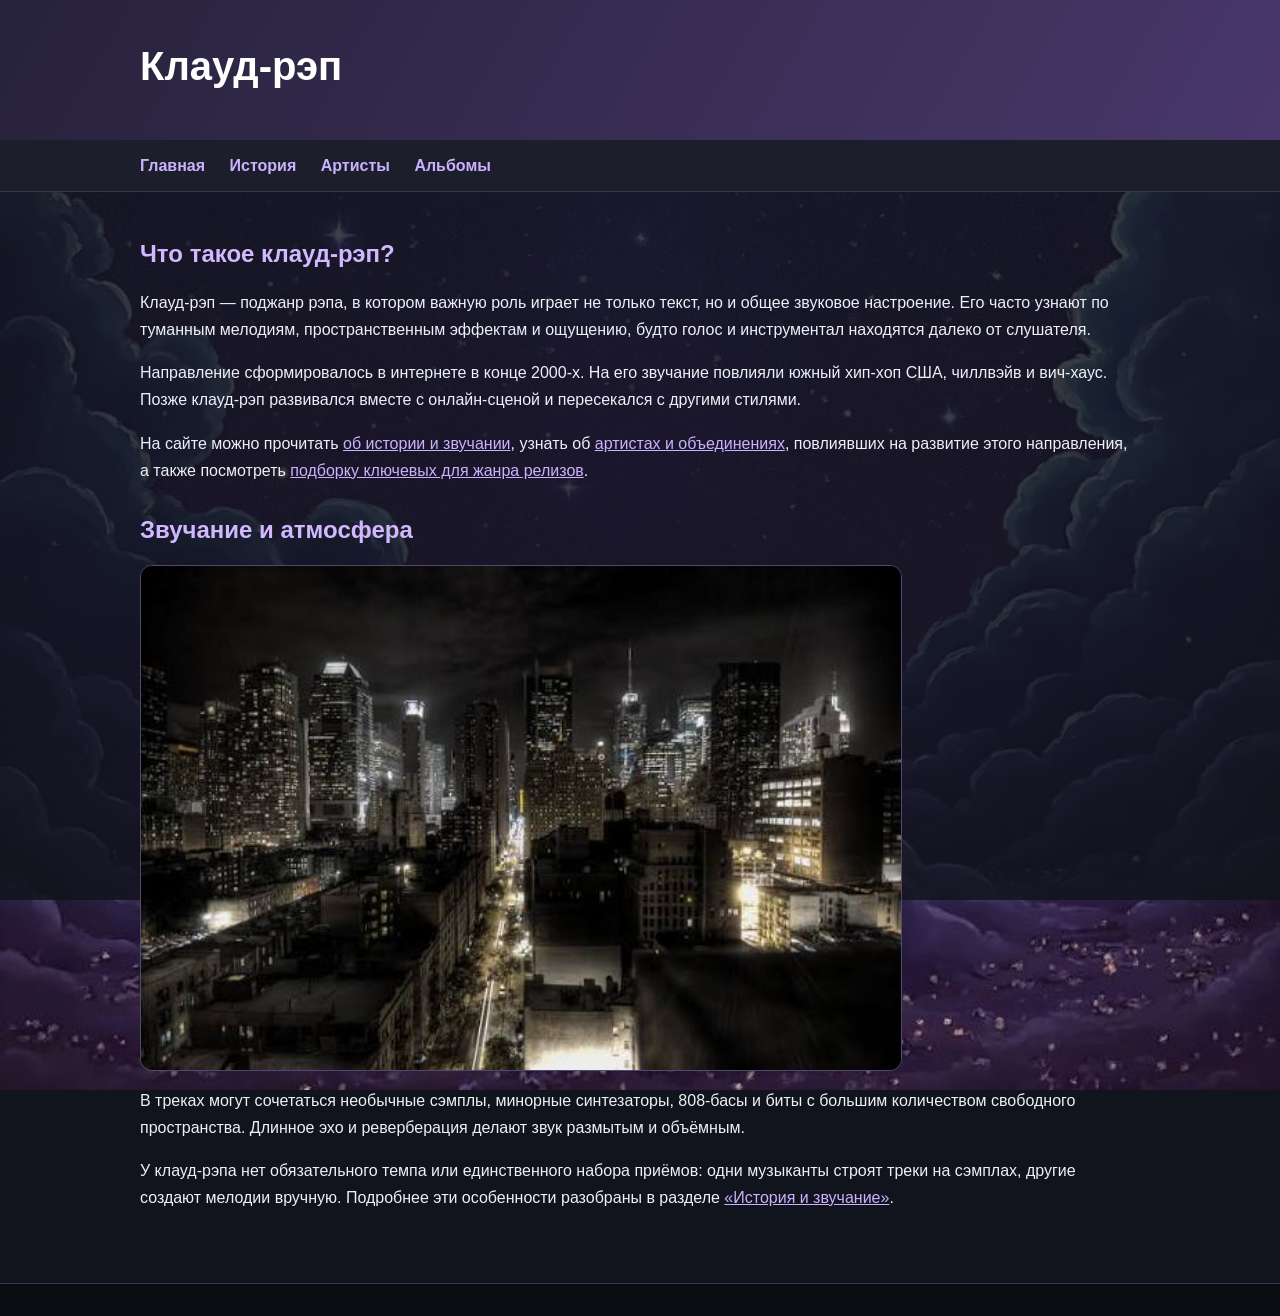
<file: lab2/index.html>
<!DOCTYPE html>
<html lang="ru">
<head>
  <meta charset="UTF-8">
  <meta name="viewport" content="width=device-width, initial-scale=1.0">
  <title>Клауд-рэп — Главная</title>
  <link rel="stylesheet" href="css/style.css">
</head>
<body>
  <header class="site-header">
    <div class="container">
      <h1>Клауд-рэп</h1>
    </div>
  </header>

  <nav class="main-nav">
    <div class="container">
      <a href="index.html">Главная</a>
      <a href="history.html">История</a>
      <a href="artists.html">Артисты</a>
      <a href="albums.html">Альбомы</a>
    </div>
  </nav>

  <main class="container">
    <section>
      <h2>Что такое клауд-рэп?</h2>
      <p>
        Клауд-рэп — поджанр рэпа, в котором важную роль играет не только
        текст, но и общее звуковое настроение. Его часто узнают по туманным
        мелодиям, пространственным эффектам и ощущению, будто голос и
        инструментал находятся далеко от слушателя.
      </p>
      <p>
        Направление сформировалось в интернете в конце 2000-х. На его звучание
        повлияли южный хип-хоп США, чиллвэйв и вич-хаус. Позже клауд-рэп
        развивался вместе с онлайн-сценой и пересекался с другими стилями.
      </p>
      <p>
        На сайте можно прочитать <a href="history.html">об истории и звучании</a>,
        узнать об <a href="artists.html">артистах и объединениях</a>, повлиявших
        на развитие этого направления, а также посмотреть
        <a href="albums.html">подборку ключевых для жанра релизов</a>.
      </p>
    </section>

    <section>
      <h2>Звучание и атмосфера</h2>
      <img
        class="feature-image"
        src="images/night-city.jpg"
      >
      <p>
        В треках могут сочетаться необычные сэмплы, минорные синтезаторы,
        808-басы и биты с большим количеством свободного пространства.
        Длинное эхо и реверберация делают звук размытым и объёмным.
      </p>
      <p>
        У клауд-рэпа нет обязательного темпа или единственного набора приёмов:
        одни музыканты строят треки на сэмплах, другие создают мелодии
        вручную. Подробнее эти особенности разобраны в разделе
        <a href="history.html">«История и звучание»</a>.
      </p>
    </section>
  </main>

  <footer class="site-footer">
    <div class="container">
    </div>
  </footer>
</body>
</html>
</file>
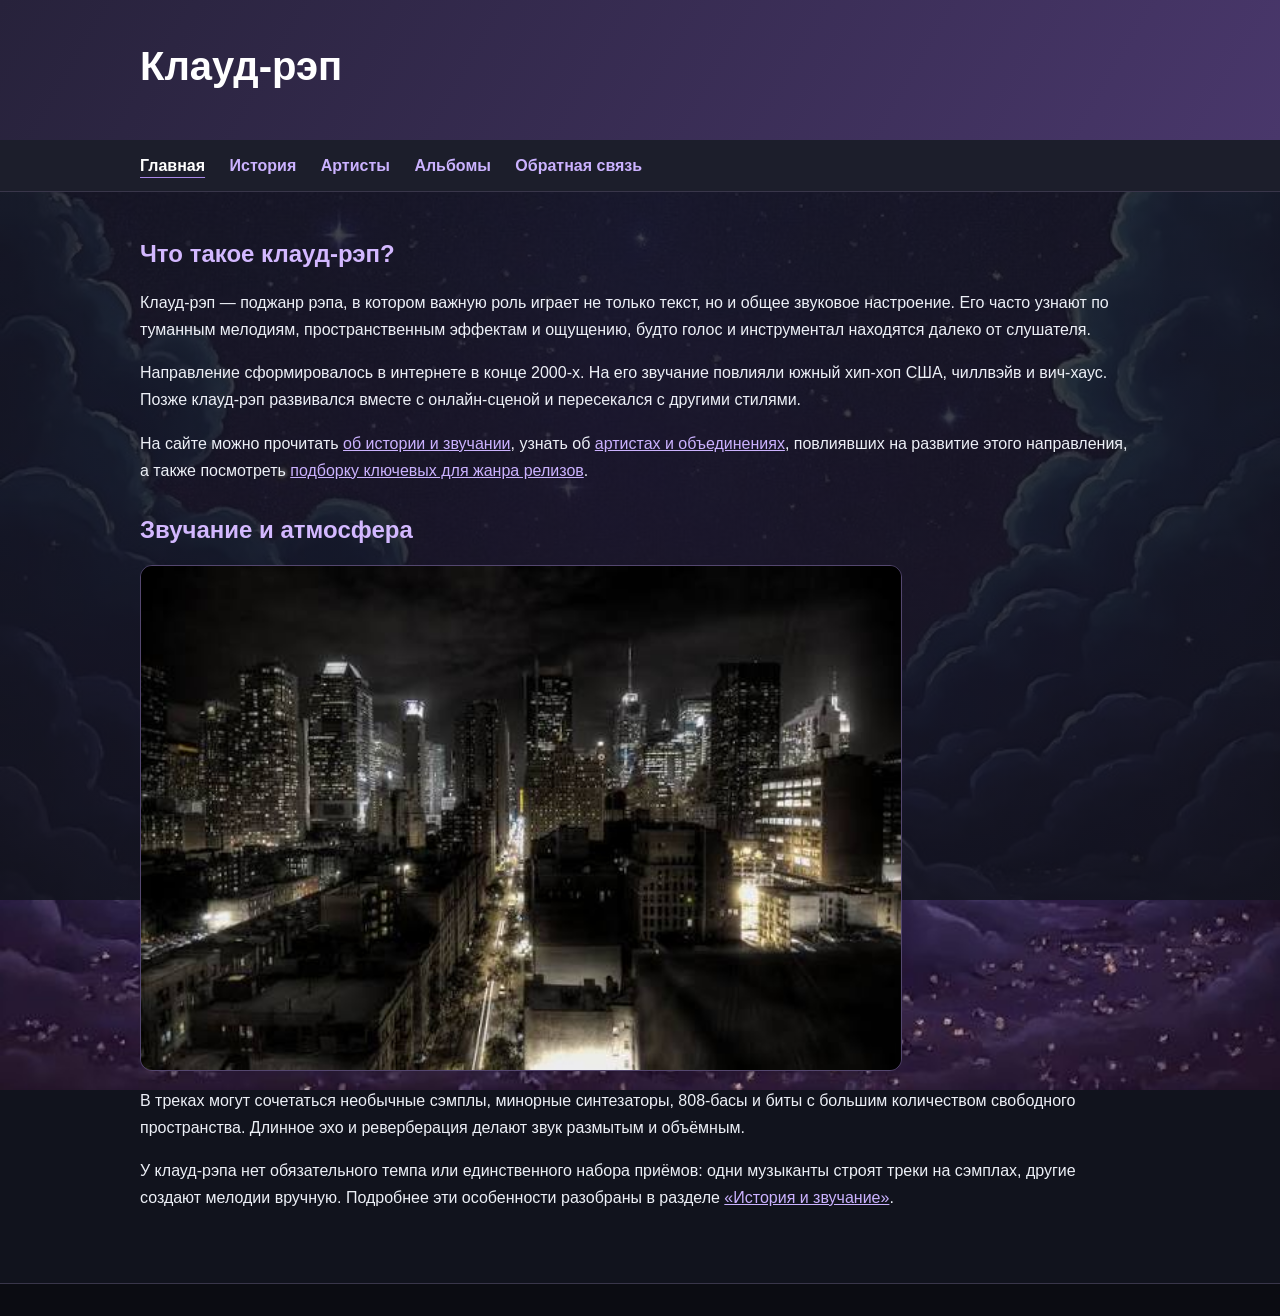
<file: lab4/index.html>
<!DOCTYPE html>
<html lang="ru">
<head>
  <meta charset="UTF-8">
  <meta name="viewport" content="width=device-width, initial-scale=1.0">
  <title>Клауд-рэп — Главная</title>
  <link rel="stylesheet" href="css/style.css">
</head>
<body class="page">
  <header class="header">
    <div class="container">
      <h1 class="header__title">Клауд-рэп</h1>
    </div>
  </header>

  <nav class="nav">
    <div class="container">
      <a class="nav__link nav__link_active" href="index.html" aria-current="page">Главная</a>
      <a class="nav__link" href="history.html">История</a>
      <a class="nav__link" href="artists.html">Артисты</a>
      <a class="nav__link" href="albums.html">Альбомы</a>
      <a class="nav__link" href="feedback.html">Обратная связь</a>
    </div>
  </nav>

  <main class="main container">
    <section class="section">
      <h2 class="section__title">Что такое клауд-рэп?</h2>
      <p>
        Клауд-рэп — поджанр рэпа, в котором важную роль играет не только
        текст, но и общее звуковое настроение. Его часто узнают по туманным
        мелодиям, пространственным эффектам и ощущению, будто голос и
        инструментал находятся далеко от слушателя.
      </p>
      <p>
        Направление сформировалось в интернете в конце 2000-х. На его звучание
        повлияли южный хип-хоп США, чиллвэйв и вич-хаус. Позже клауд-рэп
        развивался вместе с онлайн-сценой и пересекался с другими стилями.
      </p>
      <p>
        На сайте можно прочитать <a class="link" href="history.html">об истории и звучании</a>,
        узнать об <a class="link" href="artists.html">артистах и объединениях</a>, повлиявших
        на развитие этого направления, а также посмотреть
        <a class="link" href="albums.html">подборку ключевых для жанра релизов</a>.
      </p>
    </section>

    <section class="section">
      <h2 class="section__title">Звучание и атмосфера</h2>
      <img
        class="section__image"
        src="images/night-city.jpg"
        alt="Ночной городской пейзаж"
      >
      <p>
        В треках могут сочетаться необычные сэмплы, минорные синтезаторы,
        808-басы и биты с большим количеством свободного пространства.
        Длинное эхо и реверберация делают звук размытым и объёмным.
      </p>
      <p>
        У клауд-рэпа нет обязательного темпа или единственного набора приёмов:
        одни музыканты строят треки на сэмплах, другие создают мелодии
        вручную. Подробнее эти особенности разобраны в разделе
        <a class="link" href="history.html">«История и звучание»</a>.
      </p>
    </section>
  </main>

  <footer class="footer">
    <div class="container">
    </div>
  </footer>
</body>
</html>
</file>
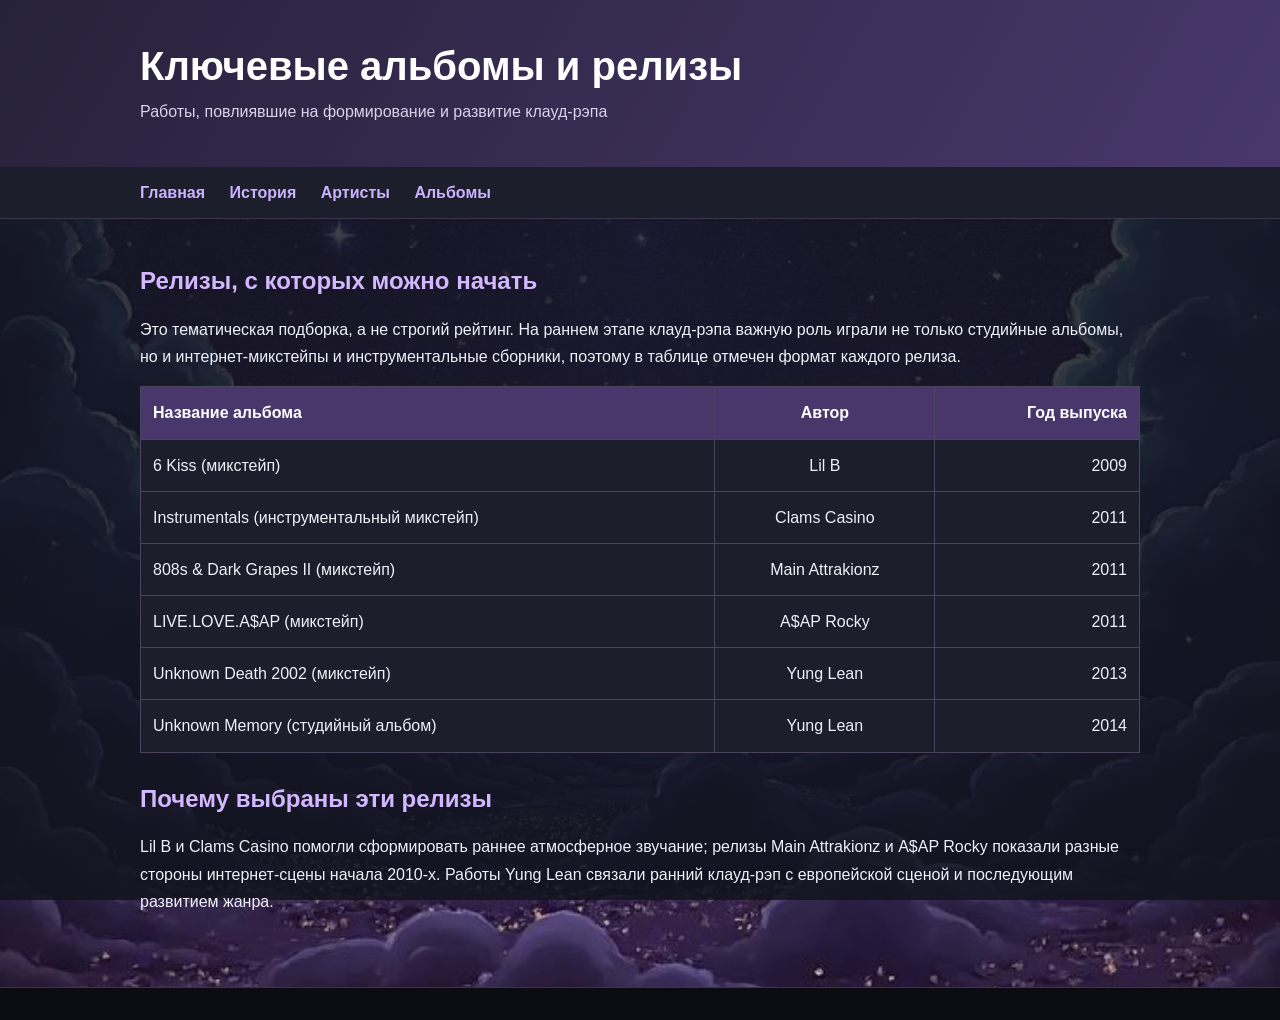
<file: lab2/albums.html>
<!DOCTYPE html>
<html lang="ru">
<head>
  <meta charset="UTF-8">
  <meta name="viewport" content="width=device-width, initial-scale=1.0">
  <title>Ключевые альбомы клауд-рэпа</title>
  <link rel="stylesheet" href="css/style.css">
</head>
<body>
  <header class="site-header">
    <div class="container">
      <h1>Ключевые альбомы и релизы</h1>
      <p>Работы, повлиявшие на формирование и развитие клауд-рэпа</p>
    </div>
  </header>

  <nav class="main-nav">
    <div class="container">
      <a href="index.html">Главная</a>
      <a href="history.html">История</a>
      <a href="artists.html">Артисты</a>
      <a href="albums.html">Альбомы</a>
    </div>
  </nav>

  <main class="container">
    <section>
      <h2>Релизы, с которых можно начать</h2>
      <p>
        Это тематическая подборка, а не строгий рейтинг. На раннем этапе
        клауд-рэпа важную роль играли не только студийные альбомы, но и
        интернет-микстейпы и инструментальные сборники, поэтому в таблице
        отмечен формат каждого релиза.
      </p>

      <table>
        <thead>
          <tr>
            <th>Название альбома</th>
            <th>Автор</th>
            <th>Год выпуска</th>
          </tr>
        </thead>
        <tbody>
          <tr>
            <td>6 Kiss (микстейп)</td>
            <td>Lil B</td>
            <td>2009</td>
          </tr>
          <tr>
            <td>Instrumentals (инструментальный микстейп)</td>
            <td>Clams Casino</td>
            <td>2011</td>
          </tr>
          <tr>
            <td>808s &amp; Dark Grapes II (микстейп)</td>
            <td>Main Attrakionz</td>
            <td>2011</td>
          </tr>
          <tr>
            <td>LIVE.LOVE.A$AP (микстейп)</td>
            <td>A$AP Rocky</td>
            <td>2011</td>
          </tr>
          <tr>
            <td>Unknown Death 2002 (микстейп)</td>
            <td>Yung Lean</td>
            <td>2013</td>
          </tr>
          <tr>
            <td>Unknown Memory (студийный альбом)</td>
            <td>Yung Lean</td>
            <td>2014</td>
          </tr>
        </tbody>
      </table>
    </section>

    <section>
      <h2>Почему выбраны эти релизы</h2>
      <p>
        Lil B и Clams Casino помогли сформировать раннее атмосферное
        звучание; релизы Main Attrakionz и A$AP Rocky показали разные
        стороны интернет-сцены начала 2010-х. Работы Yung Lean связали
        ранний клауд-рэп с европейской сценой и последующим развитием жанра.
      </p>
    </section>
  </main>

  <footer class="site-footer">
    <div class="container">
    </div>
  </footer>
</body>
</html>
</file>
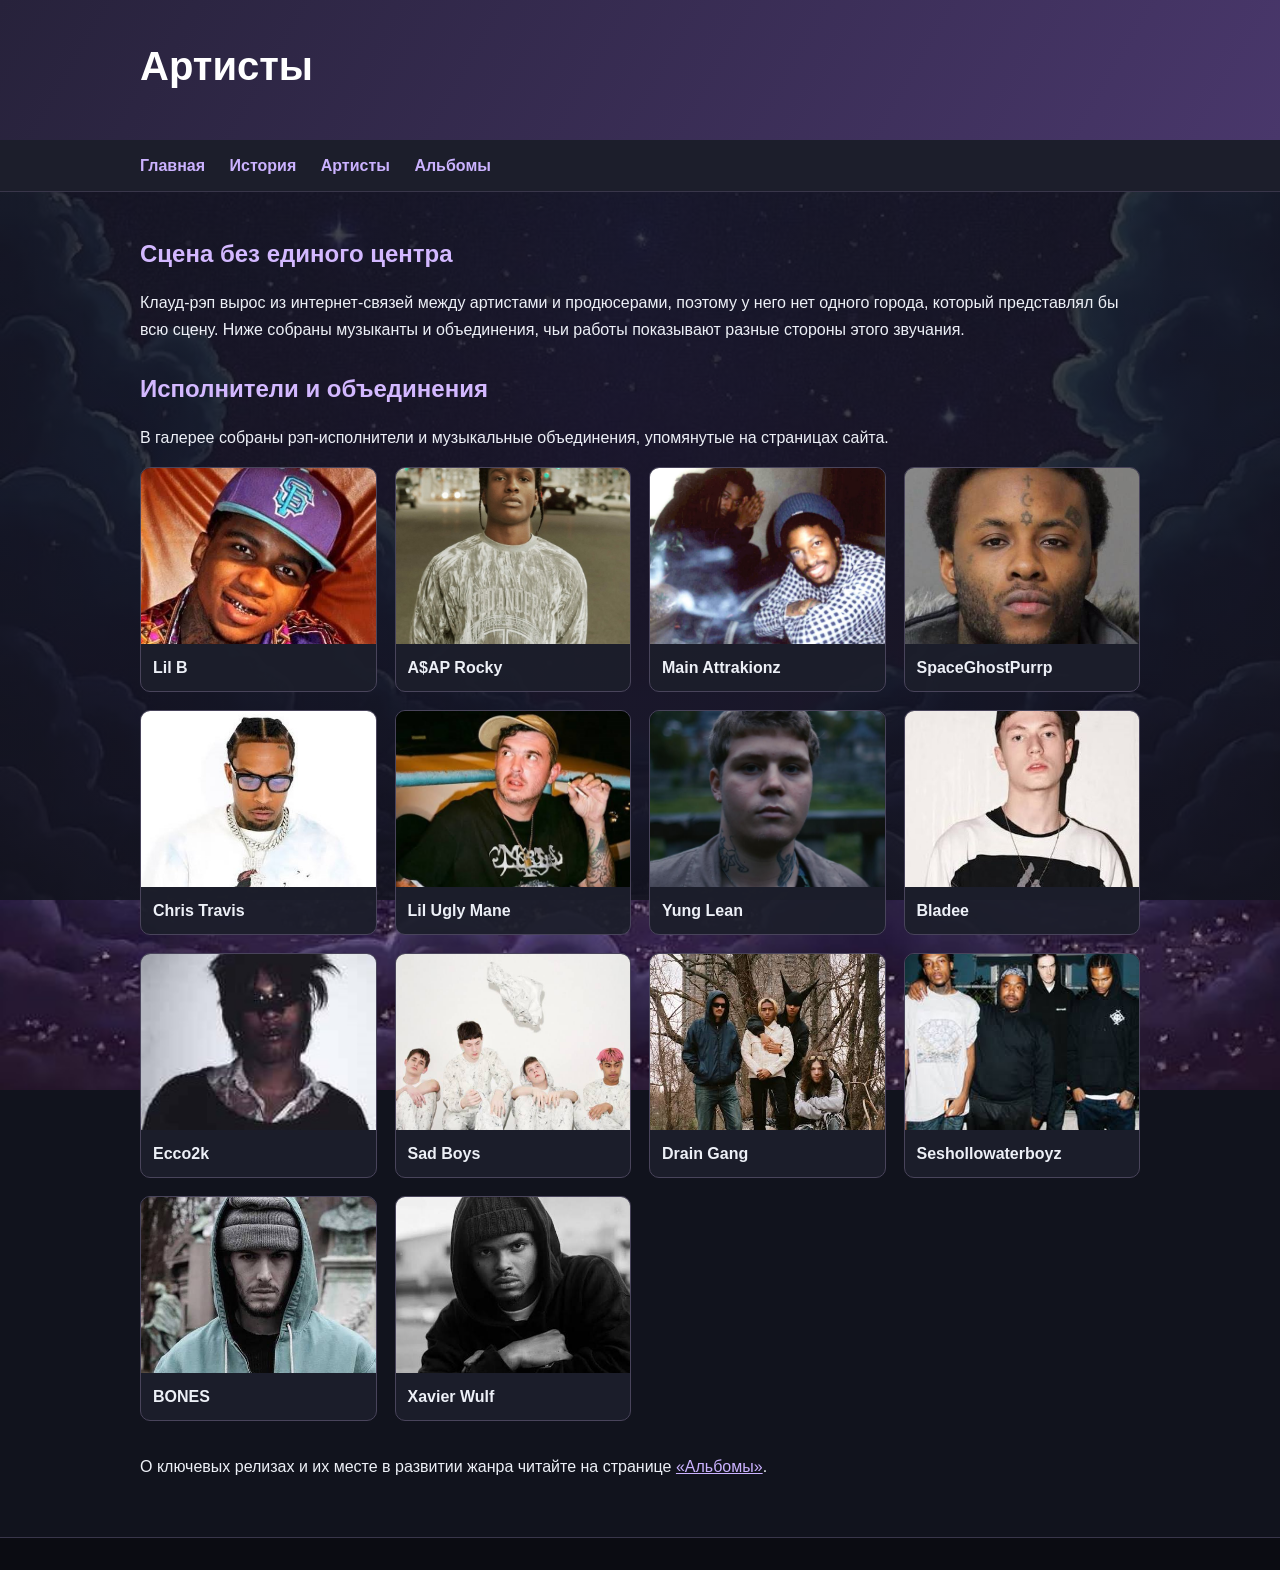
<file: lab2/artists.html>
<!DOCTYPE html>
<html lang="ru">
<head>
  <meta charset="UTF-8">
  <meta name="viewport" content="width=device-width, initial-scale=1.0">
  <title>Артисты клауд-рэпа</title>
  <link rel="stylesheet" href="css/style.css">
</head>
<body>
  <header class="site-header">
    <div class="container">
      <h1>Артисты</h1>
    </div>
  </header>

  <nav class="main-nav">
    <div class="container">
      <a href="index.html">Главная</a>
      <a href="history.html">История</a>
      <a href="artists.html">Артисты</a>
      <a href="albums.html">Альбомы</a>
    </div>
  </nav>

  <main class="container">
    <section>
      <h2>Сцена без единого центра</h2>
      <p>
        Клауд-рэп вырос из интернет-связей между артистами и продюсерами,
        поэтому у него нет одного города, который представлял бы всю сцену.
        Ниже собраны музыканты и объединения, чьи работы показывают разные
        стороны этого звучания.
      </p>
    </section>

    <section>
      <h2>Исполнители и объединения</h2>
      <p>
        В галерее собраны рэп-исполнители и музыкальные объединения,
        упомянутые на страницах сайта.
      </p>

      <div class="artist-gallery">
        <figure class="artist-photo-card">
          <img class="artist-photo" src="images/artists/lil-b.jpg" alt="Фотография рэпера Lil B" loading="lazy">
          <figcaption>Lil B</figcaption>
        </figure>
        <figure class="artist-photo-card">
          <img class="artist-photo" src="images/artists/asap-rocky.jpg" alt="Фотография рэпера A$AP Rocky" loading="lazy">
          <figcaption>A$AP Rocky</figcaption>
        </figure>
        <figure class="artist-photo-card">
          <img class="artist-photo" src="images/artists/main-attrakionz.jpg" alt="Фотография дуэта Main Attrakionz" loading="lazy">
          <figcaption>Main Attrakionz</figcaption>
        </figure>
        <figure class="artist-photo-card">
          <img class="artist-photo" src="images/artists/spaceghostpurrp.jpg" alt="Фотография SpaceGhostPurrp" loading="lazy">
          <figcaption>SpaceGhostPurrp</figcaption>
        </figure>
        <figure class="artist-photo-card">
          <img class="artist-photo" src="images/artists/chris-travis.jpg" alt="Фотография рэпера Chris Travis" loading="lazy">
          <figcaption>Chris Travis</figcaption>
        </figure>
        <figure class="artist-photo-card">
          <img class="artist-photo" src="images/artists/lil-ugly-mane.jpg" alt="Фотография рэпера Lil Ugly Mane" loading="lazy">
          <figcaption>Lil Ugly Mane</figcaption>
        </figure>
        <figure class="artist-photo-card">
          <img class="artist-photo" src="images/artists/yung-lean.jpg" alt="Фотография рэпера Yung Lean" loading="lazy">
          <figcaption>Yung Lean</figcaption>
        </figure>
        <figure class="artist-photo-card">
          <img class="artist-photo" src="images/artists/bladee.jpg" alt="Фотография артиста Bladee" loading="lazy">
          <figcaption>Bladee</figcaption>
        </figure>
        <figure class="artist-photo-card">
          <img class="artist-photo" src="images/artists/ecco2k.jpg" alt="Фотография артиста Ecco2k" loading="lazy">
          <figcaption>Ecco2k</figcaption>
        </figure>
        <figure class="artist-photo-card">
          <img class="artist-photo" src="images/artists/sad-boys.jpg" alt="Фотография объединения Sad Boys" loading="lazy">
          <figcaption>Sad Boys</figcaption>
        </figure>
        <figure class="artist-photo-card">
          <img class="artist-photo" src="images/artists/drain-gang.jpg" alt="Фотография объединения Drain Gang" loading="lazy">
          <figcaption>Drain Gang</figcaption>
        </figure>
        <figure class="artist-photo-card">
          <img class="artist-photo" src="images/artists/seshollowaterboyz.jpg" alt="Фотография коллектива Seshollowaterboyz" loading="lazy">
          <figcaption>Seshollowaterboyz</figcaption>
        </figure>
        <figure class="artist-photo-card">
          <img class="artist-photo" src="images/artists/bones.jpg" alt="Фотография рэпера BONES" loading="lazy">
          <figcaption>BONES</figcaption>
        </figure>
        <figure class="artist-photo-card">
          <img class="artist-photo" src="images/artists/xavier-wulf.jpg" alt="Фотография рэпера Xavier Wulf" loading="lazy">
          <figcaption>Xavier Wulf</figcaption>
        </figure>
      </div>
    </section>

    <p>
      О ключевых релизах и их месте в развитии жанра читайте на странице
      <a href="albums.html">«Альбомы»</a>.
    </p>
  </main>

  <footer class="site-footer">
    <div class="container">
    </div>
  </footer>
</body>
</html>
</file>
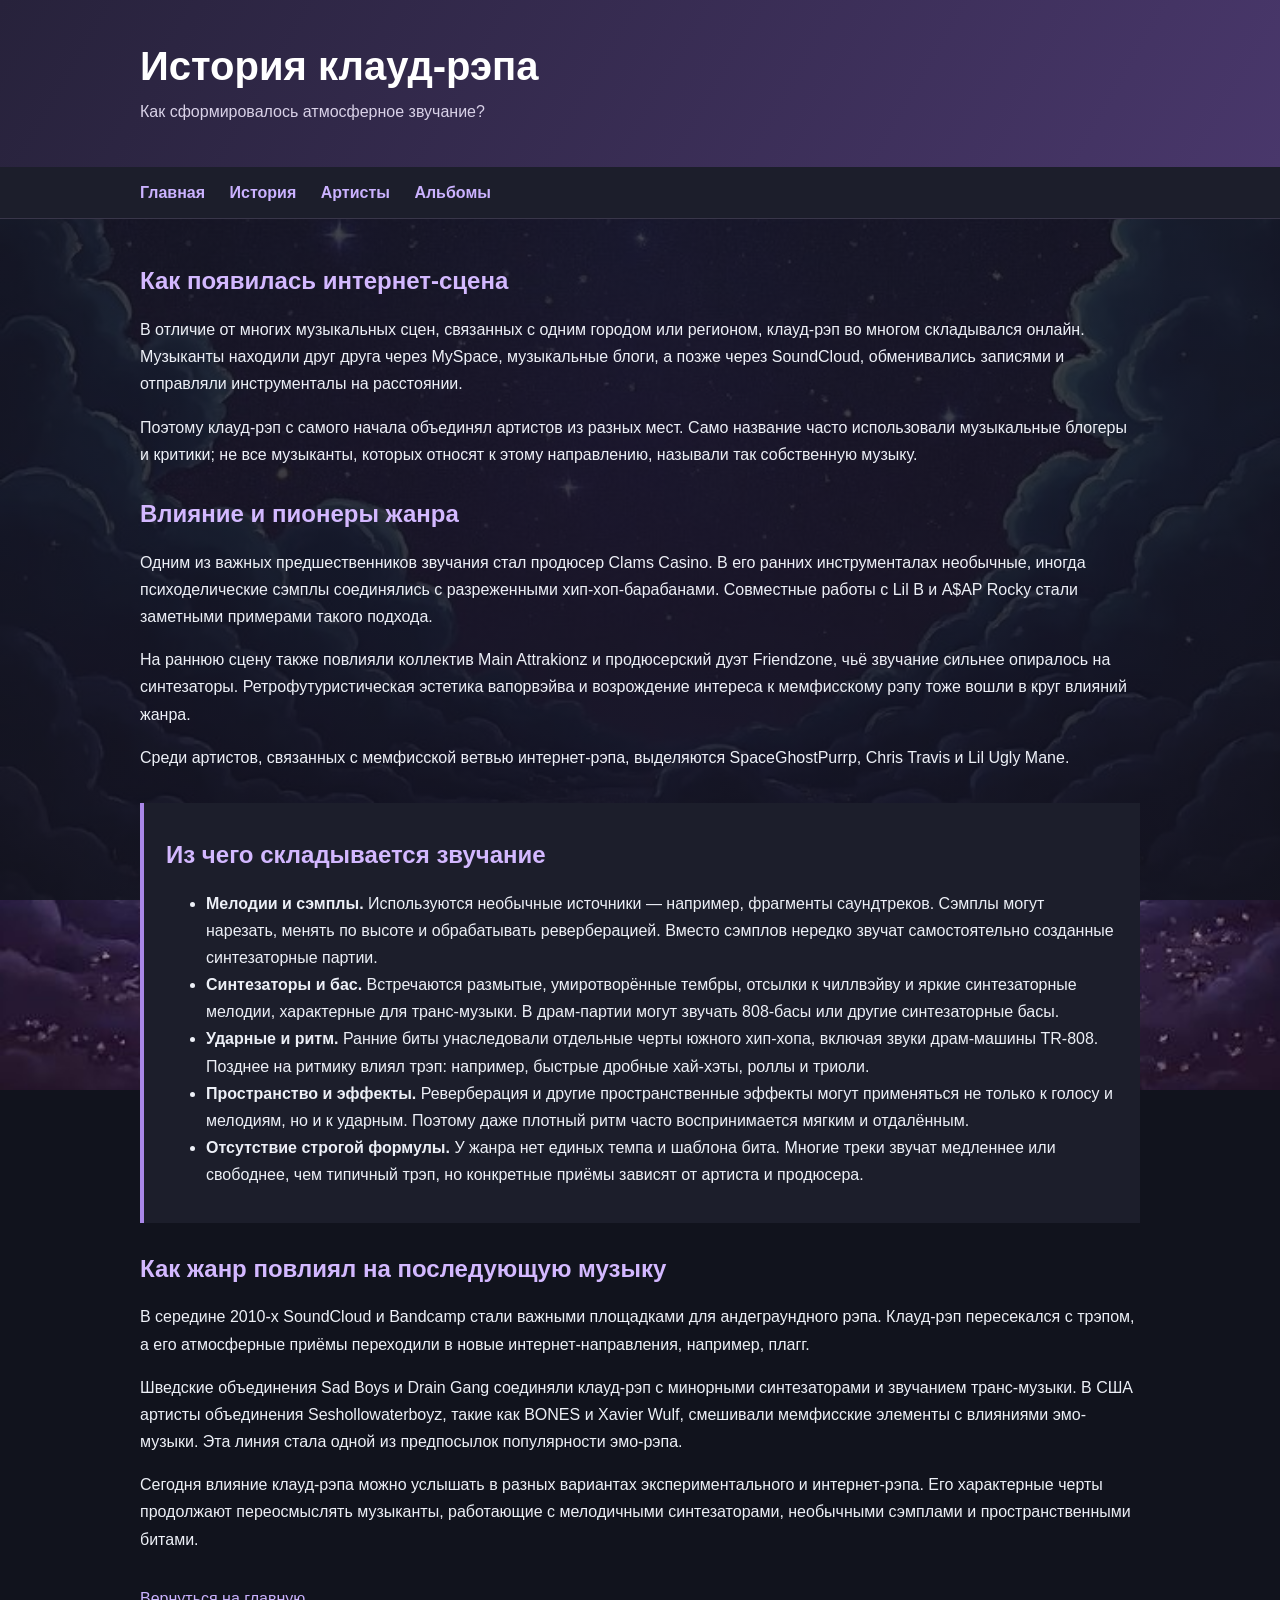
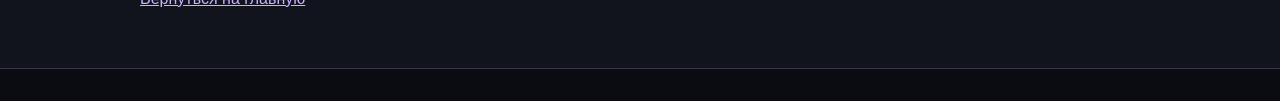
<file: lab2/history.html>
<!DOCTYPE html>
<html lang="ru">
<head>
  <meta charset="UTF-8">
  <meta name="viewport" content="width=device-width, initial-scale=1.0">
  <title>История клауд-рэпа</title>
  <link rel="stylesheet" href="css/style.css">
</head>
<body>
  <header class="site-header">
    <div class="container">
      <h1>История клауд-рэпа</h1>
      <p>Как сформировалось атмосферное звучание?</p>
    </div>
  </header>

  <nav class="main-nav">
    <div class="container">
      <a href="index.html">Главная</a>
      <a href="history.html">История</a>
      <a href="artists.html">Артисты</a>
      <a href="albums.html">Альбомы</a>
    </div>
  </nav>

  <main class="container">
    <section>
      <h2>Как появилась интернет-сцена</h2>
      <p>
        В отличие от многих музыкальных сцен, связанных с одним городом или
        регионом, клауд-рэп во многом складывался онлайн. Музыканты находили
        друг друга через MySpace, музыкальные блоги, а позже через SoundCloud,
        обменивались записями и отправляли инструменталы на расстоянии.
      </p>
      <p>
        Поэтому клауд-рэп с самого начала объединял артистов из разных мест.
        Само название часто использовали музыкальные блогеры и критики;
        не все музыканты, которых относят к этому направлению, называли
        так собственную музыку.
      </p>
    </section>

    <section>
      <h2>Влияние и пионеры жанра</h2>
      <p>
        Одним из важных предшественников звучания стал продюсер Clams Casino.
        В его ранних инструменталах необычные, иногда психоделические сэмплы
        соединялись с разреженными хип-хоп-барабанами. Совместные работы с
        Lil B и A$AP Rocky стали заметными примерами такого подхода.
      </p>
      <p>
        На раннюю сцену также повлияли коллектив Main Attrakionz и
        продюсерский дуэт Friendzone, чьё звучание сильнее опиралось на
        синтезаторы. Ретрофутуристическая эстетика вапорвэйва и возрождение
        интереса к мемфисскому рэпу тоже вошли в круг влияний жанра.
      </p>
      <p>
        Среди артистов, связанных с мемфисской ветвью интернет-рэпа,
        выделяются SpaceGhostPurrp, Chris Travis и Lil Ugly Mane.
      </p>
    </section>

    <section id="features">
      <h2>Из чего складывается звучание</h2>
      <ul>
        <li>
          <strong>Мелодии и сэмплы.</strong>
          Используются необычные источники — например, фрагменты саундтреков.
          Сэмплы могут нарезать, менять по высоте и обрабатывать
          реверберацией. Вместо сэмплов нередко звучат самостоятельно
          созданные синтезаторные партии.
        </li>
        <li>
          <strong>Синтезаторы и бас.</strong>
          Встречаются размытые, умиротворённые тембры, отсылки к чиллвэйву
          и яркие синтезаторные мелодии, характерные для транс-музыки. В драм-партии
          могут звучать 808-басы или другие синтезаторные басы.
        </li>
        <li>
          <strong>Ударные и ритм.</strong>
          Ранние биты унаследовали отдельные черты южного хип-хопа,
          включая звуки драм-машины TR-808. Позднее на ритмику влиял трэп:
          например, быстрые дробные хай-хэты, роллы и триоли.
        </li>
        <li>
          <strong>Пространство и эффекты.</strong>
          Реверберация и другие пространственные эффекты могут применяться
          не только к голосу и мелодиям, но и к ударным. Поэтому даже
          плотный ритм часто воспринимается мягким и отдалённым.
        </li>
        <li>
          <strong>Отсутствие строгой формулы.</strong>
          У жанра нет единых темпа и шаблона бита. Многие
          треки звучат медленнее или свободнее, чем типичный трэп, но
          конкретные приёмы зависят от артиста и продюсера.
        </li>
      </ul>
    </section>

    <section>
      <h2>Как жанр повлиял на последующую музыку</h2>
      <p>
        В середине 2010-х SoundCloud и Bandcamp стали важными площадками
        для андеграундного рэпа. Клауд-рэп пересекался с трэпом, а его
        атмосферные приёмы переходили в новые интернет-направления,
        например, плагг.
      </p>
      <p>
        Шведские объединения Sad Boys и Drain Gang соединяли клауд-рэп
        с минорными синтезаторами и звучанием транс-музыки. В США артисты
        объединения Seshollowaterboyz, такие как BONES и Xavier Wulf, смешивали
        мемфисские элементы с влияниями эмо-музыки. Эта линия стала
        одной из предпосылок популярности эмо-рэпа.
      </p>
      <p>
        Сегодня влияние клауд-рэпа можно услышать в разных вариантах
        экспериментального и интернет-рэпа. Его характерные черты продолжают
        переосмыслять музыканты, работающие с мелодичными синтезаторами,
        необычными сэмплами и пространственными битами.
      </p>
    </section>

    <p><a href="index.html">Вернуться на главную</a></p>
  </main>

  <footer class="site-footer">
    <div class="container">
    </div>
  </footer>
</body>
</html>
</file>
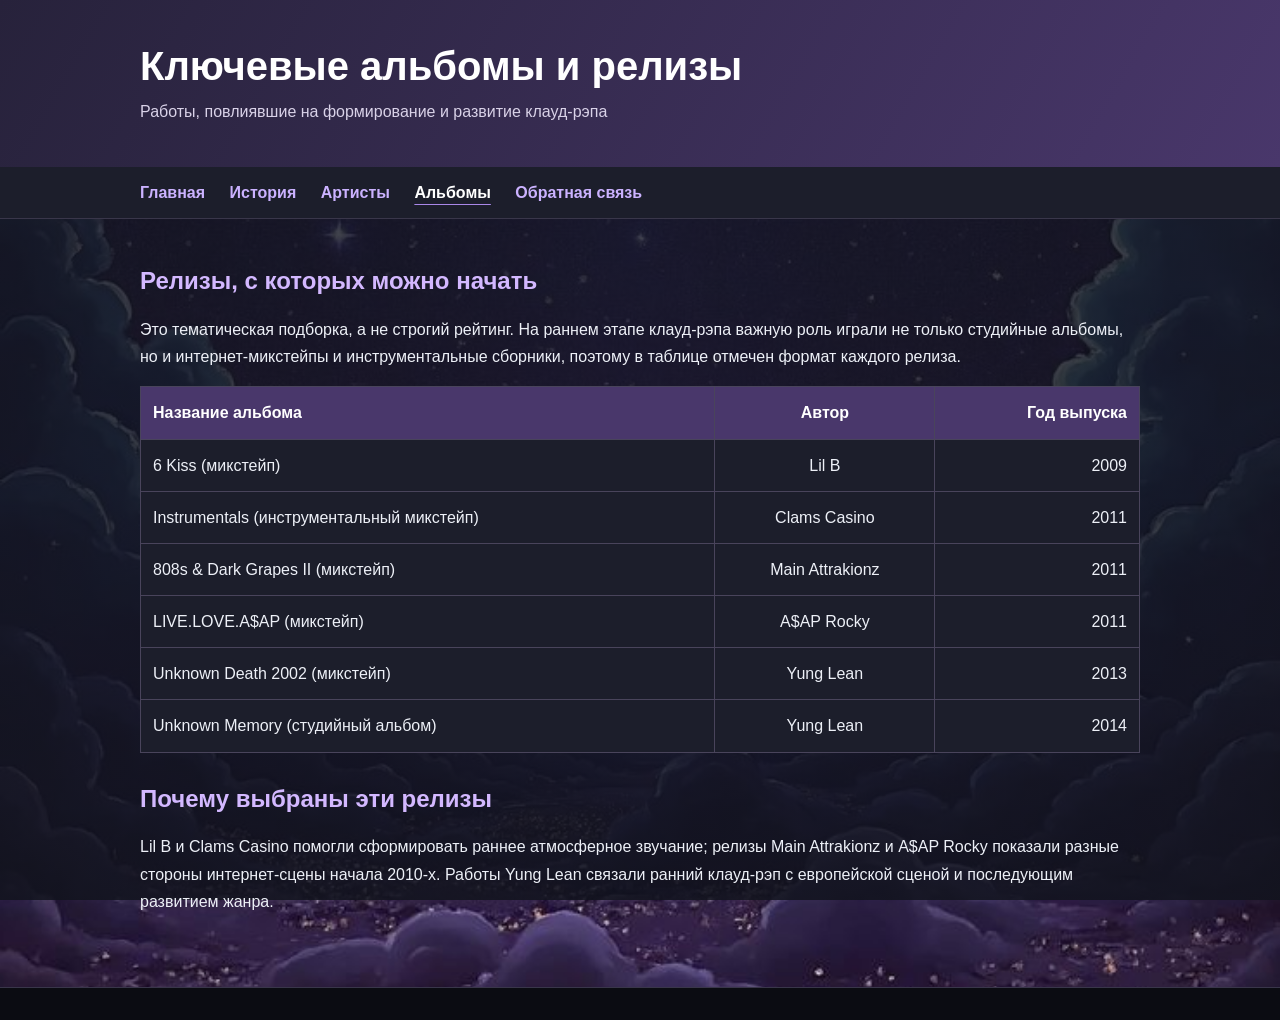
<file: lab4/albums.html>
<!DOCTYPE html>
<html lang="ru">
<head>
  <meta charset="UTF-8">
  <meta name="viewport" content="width=device-width, initial-scale=1.0">
  <title>Ключевые альбомы клауд-рэпа</title>
  <link rel="stylesheet" href="css/style.css">
</head>
<body class="page">
  <header class="header">
    <div class="container">
      <h1 class="header__title">Ключевые альбомы и релизы</h1>
      <p class="header__subtitle">Работы, повлиявшие на формирование и развитие клауд-рэпа</p>
    </div>
  </header>

  <nav class="nav">
    <div class="container">
      <a class="nav__link" href="index.html">Главная</a>
      <a class="nav__link" href="history.html">История</a>
      <a class="nav__link" href="artists.html">Артисты</a>
      <a class="nav__link nav__link_active" href="albums.html" aria-current="page">Альбомы</a>
      <a class="nav__link" href="feedback.html">Обратная связь</a>
    </div>
  </nav>

  <main class="main container">
    <section class="section">
      <h2 class="section__title">Релизы, с которых можно начать</h2>
      <p>
        Это тематическая подборка, а не строгий рейтинг. На раннем этапе
        клауд-рэпа важную роль играли не только студийные альбомы, но и
        интернет-микстейпы и инструментальные сборники, поэтому в таблице
        отмечен формат каждого релиза.
      </p>

      <table class="table">
        <thead>
          <tr>
            <th class="table__cell table__cell_type_head">Название альбома</th>
            <th class="table__cell table__cell_type_head">Автор</th>
            <th class="table__cell table__cell_type_head">Год выпуска</th>
          </tr>
        </thead>
        <tbody>
          <tr>
            <td class="table__cell">6 Kiss (микстейп)</td>
            <td class="table__cell">Lil B</td>
            <td class="table__cell">2009</td>
          </tr>
          <tr>
            <td class="table__cell">Instrumentals (инструментальный микстейп)</td>
            <td class="table__cell">Clams Casino</td>
            <td class="table__cell">2011</td>
          </tr>
          <tr>
            <td class="table__cell">808s &amp; Dark Grapes II (микстейп)</td>
            <td class="table__cell">Main Attrakionz</td>
            <td class="table__cell">2011</td>
          </tr>
          <tr>
            <td class="table__cell">LIVE.LOVE.A$AP (микстейп)</td>
            <td class="table__cell">A$AP Rocky</td>
            <td class="table__cell">2011</td>
          </tr>
          <tr>
            <td class="table__cell">Unknown Death 2002 (микстейп)</td>
            <td class="table__cell">Yung Lean</td>
            <td class="table__cell">2013</td>
          </tr>
          <tr>
            <td class="table__cell">Unknown Memory (студийный альбом)</td>
            <td class="table__cell">Yung Lean</td>
            <td class="table__cell">2014</td>
          </tr>
        </tbody>
      </table>
    </section>

    <section class="section">
      <h2 class="section__title">Почему выбраны эти релизы</h2>
      <p>
        Lil B и Clams Casino помогли сформировать раннее атмосферное
        звучание; релизы Main Attrakionz и A$AP Rocky показали разные
        стороны интернет-сцены начала 2010-х. Работы Yung Lean связали
        ранний клауд-рэп с европейской сценой и последующим развитием жанра.
      </p>
    </section>
  </main>

  <footer class="footer">
    <div class="container">
    </div>
  </footer>
</body>
</html>
</file>
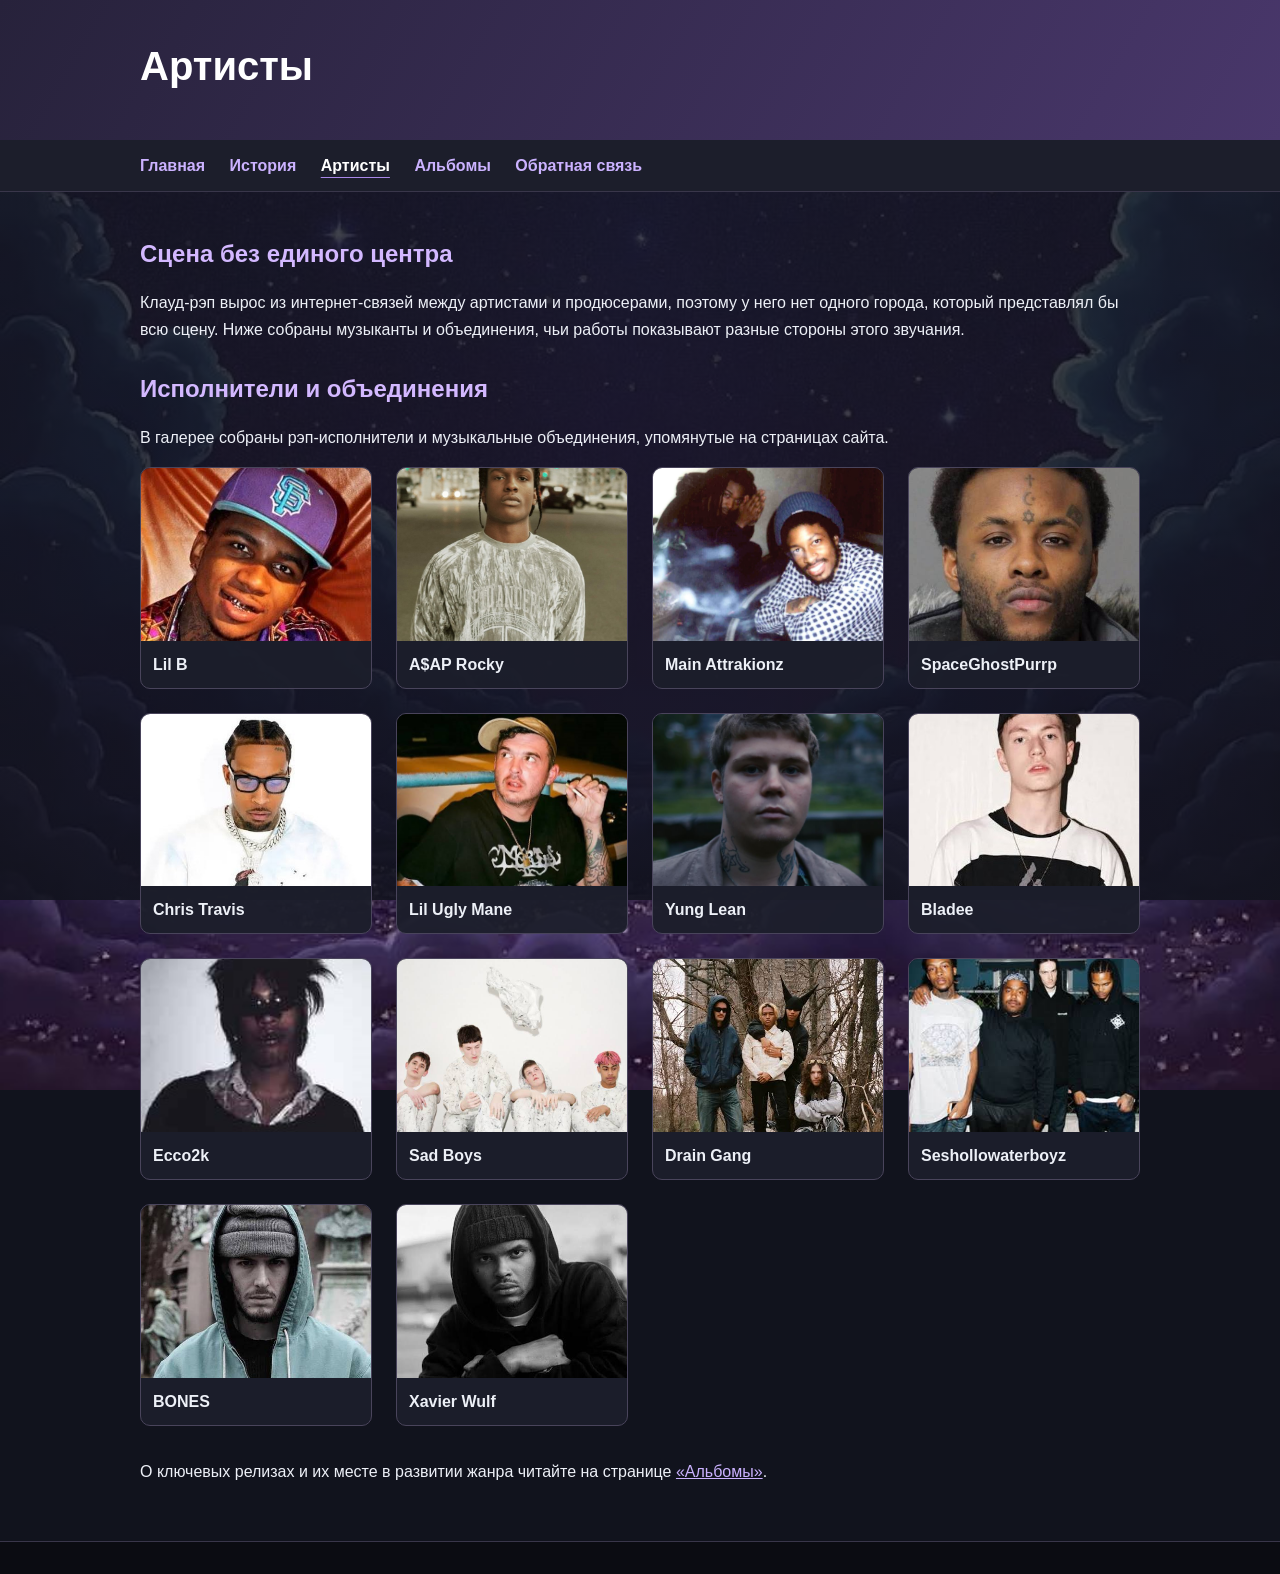
<file: lab4/artists.html>
<!DOCTYPE html>
<html lang="ru">
<head>
  <meta charset="UTF-8">
  <meta name="viewport" content="width=device-width, initial-scale=1.0">
  <title>Артисты клауд-рэпа</title>
  <link rel="stylesheet" href="css/style.css">
</head>
<body class="page">
  <header class="header">
    <div class="container">
      <h1 class="header__title">Артисты</h1>
    </div>
  </header>

  <nav class="nav">
    <div class="container">
      <a class="nav__link" href="index.html">Главная</a>
      <a class="nav__link" href="history.html">История</a>
      <a class="nav__link nav__link_active" href="artists.html" aria-current="page">Артисты</a>
      <a class="nav__link" href="albums.html">Альбомы</a>
      <a class="nav__link" href="feedback.html">Обратная связь</a>
    </div>
  </nav>

  <main class="main container">
    <section class="section">
      <h2 class="section__title">Сцена без единого центра</h2>
      <p>
        Клауд-рэп вырос из интернет-связей между артистами и продюсерами,
        поэтому у него нет одного города, который представлял бы всю сцену.
        Ниже собраны музыканты и объединения, чьи работы показывают разные
        стороны этого звучания.
      </p>
    </section>

    <section class="section">
      <h2 class="section__title">Исполнители и объединения</h2>
      <p>
        В галерее собраны рэп-исполнители и музыкальные объединения,
        упомянутые на страницах сайта.
      </p>

      <div class="gallery">
        <figure class="gallery__item">
          <img class="gallery__photo" src="images/artists/lil-b.jpg" alt="Фотография рэпера Lil B" loading="lazy">
          <figcaption class="gallery__caption">Lil B</figcaption>
        </figure>

        <figure class="gallery__item">
          <img class="gallery__photo" src="images/artists/asap-rocky.jpg" alt="Фотография рэпера A$AP Rocky" loading="lazy">
          <figcaption class="gallery__caption">A$AP Rocky</figcaption>
        </figure>

        <figure class="gallery__item">
          <img class="gallery__photo" src="images/artists/main-attrakionz.jpg" alt="Фотография дуэта Main Attrakionz" loading="lazy">
          <figcaption class="gallery__caption">Main Attrakionz</figcaption>
        </figure>

        <figure class="gallery__item">
          <img class="gallery__photo" src="images/artists/spaceghostpurrp.jpg" alt="Фотография SpaceGhostPurrp" loading="lazy">
          <figcaption class="gallery__caption">SpaceGhostPurrp</figcaption>
        </figure>

        <figure class="gallery__item">
          <img class="gallery__photo" src="images/artists/chris-travis.jpg" alt="Фотография рэпера Chris Travis" loading="lazy">
          <figcaption class="gallery__caption">Chris Travis</figcaption>
        </figure>

        <figure class="gallery__item">
          <img class="gallery__photo" src="images/artists/lil-ugly-mane.jpg" alt="Фотография рэпера Lil Ugly Mane" loading="lazy">
          <figcaption class="gallery__caption">Lil Ugly Mane</figcaption>
        </figure>

        <figure class="gallery__item">
          <img class="gallery__photo" src="images/artists/yung-lean.jpg" alt="Фотография рэпера Yung Lean" loading="lazy">
          <figcaption class="gallery__caption">Yung Lean</figcaption>
        </figure>

        <figure class="gallery__item">
          <img class="gallery__photo" src="images/artists/bladee.jpg" alt="Фотография артиста Bladee" loading="lazy">
          <figcaption class="gallery__caption">Bladee</figcaption>
        </figure>

        <figure class="gallery__item">
          <img class="gallery__photo" src="images/artists/ecco2k.jpg" alt="Фотография артиста Ecco2k" loading="lazy">
          <figcaption class="gallery__caption">Ecco2k</figcaption>
        </figure>

        <figure class="gallery__item">
          <img class="gallery__photo" src="images/artists/sad-boys.jpg" alt="Фотография объединения Sad Boys" loading="lazy">
          <figcaption class="gallery__caption">Sad Boys</figcaption>
        </figure>

        <figure class="gallery__item">
          <img class="gallery__photo" src="images/artists/drain-gang.jpg" alt="Фотография объединения Drain Gang" loading="lazy">
          <figcaption class="gallery__caption">Drain Gang</figcaption>
        </figure>

        <figure class="gallery__item">
          <img class="gallery__photo" src="images/artists/seshollowaterboyz.jpg" alt="Фотография коллектива Seshollowaterboyz" loading="lazy">
          <figcaption class="gallery__caption">Seshollowaterboyz</figcaption>
        </figure>

        <figure class="gallery__item">
          <img class="gallery__photo" src="images/artists/bones.jpg" alt="Фотография рэпера BONES" loading="lazy">
          <figcaption class="gallery__caption">BONES</figcaption>
        </figure>

        <figure class="gallery__item">
          <img class="gallery__photo" src="images/artists/xavier-wulf.jpg" alt="Фотография рэпера Xavier Wulf" loading="lazy">
          <figcaption class="gallery__caption">Xavier Wulf</figcaption>
        </figure>
      </div>
    </section>

    <p>
      О ключевых релизах и их месте в развитии жанра читайте на странице
      <a class="link" href="albums.html">«Альбомы»</a>.
    </p>
  </main>

  <footer class="footer">
    <div class="container">
    </div>
  </footer>
</body>
</html>
</file>
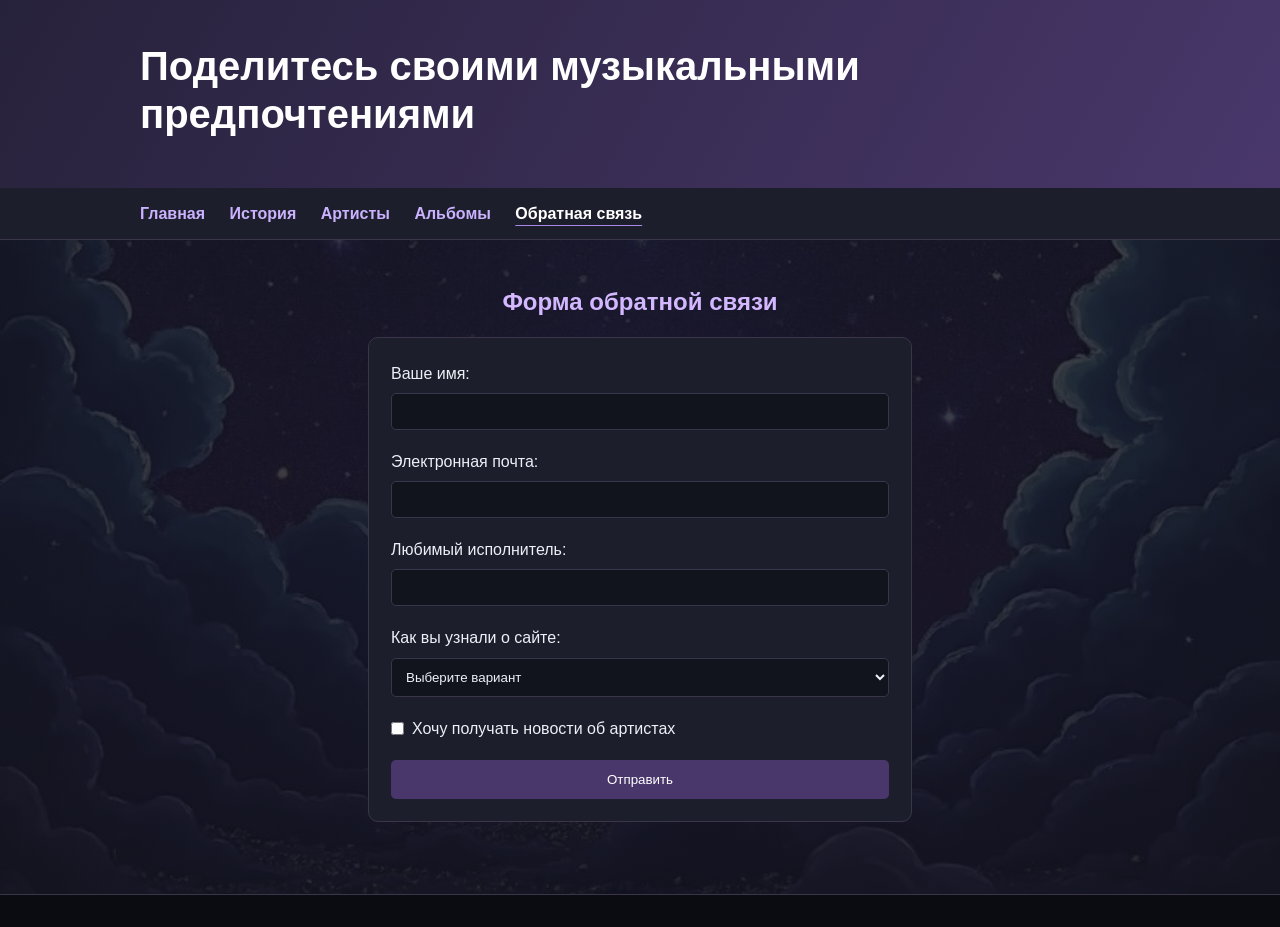
<file: lab4/feedback.html>
<!DOCTYPE html>
<html lang="ru">
<head>
  <meta charset="UTF-8">
  <meta name="viewport" content="width=device-width, initial-scale=1.0">
  <title>Обратная связь</title>
  <link rel="stylesheet" href="css/style.css">
  <script src="js/form.js" defer></script>
</head>
<body class="page">
  <header class="header">
    <div class="container">
      <h1 class="header__title">Поделитесь своими музыкальными предпочтениями</h1>
    </div>
  </header>

  <nav class="nav">
    <div class="container">
      <a class="nav__link" href="index.html">Главная</a>
      <a class="nav__link" href="history.html">История</a>
      <a class="nav__link" href="artists.html">Артисты</a>
      <a class="nav__link" href="albums.html">Альбомы</a>
      <a class="nav__link nav__link_active" href="feedback.html" aria-current="page">Обратная связь</a>
    </div>
  </nav>

  <main class="main container">
    <section class="section feedback">
      <h2 class="section__title feedback__title">Форма обратной связи</h2>

      <form class="form">
        <label class="form__field">
          Ваше имя:
          <input class="form__input" type="text" name="name" required>
        </label>

        <label class="form__field">
          Электронная почта:
          <input class="form__input" type="email" name="email" required>
        </label>

        <label class="form__field">
          Любимый исполнитель:
          <input class="form__input" type="text" name="artist" required>
        </label>

        <label class="form__field">
          Как вы узнали о сайте:
          <select class="form__input" name="source" required>
            <option value="" disabled selected>Выберите вариант</option>
            <option value="friend">От друга</option>
            <option value="vk">Рекомендация в ВК</option>
            <option value="telegram">Реклама в Telegram</option>
            <option value="tiktok">TikTok-рекомендация</option>
            <option value="soundcloud">SoundCloud-аккаунт нашего портала</option>
            <option value="browser">Выдача браузера</option>
            <option value="other">Другое</option>
          </select>
        </label>

        <label class="form__field form__field_type_checkbox">
          <input class="form__checkbox" type="checkbox" name="news">
          <span>Хочу получать новости об артистах</span>
        </label>

        <button class="form__button" type="submit">Отправить</button>
      </form>
    </section>
  </main>

  <footer class="footer">
    <div class="container"></div>
  </footer>
</body>
</html>
</file>
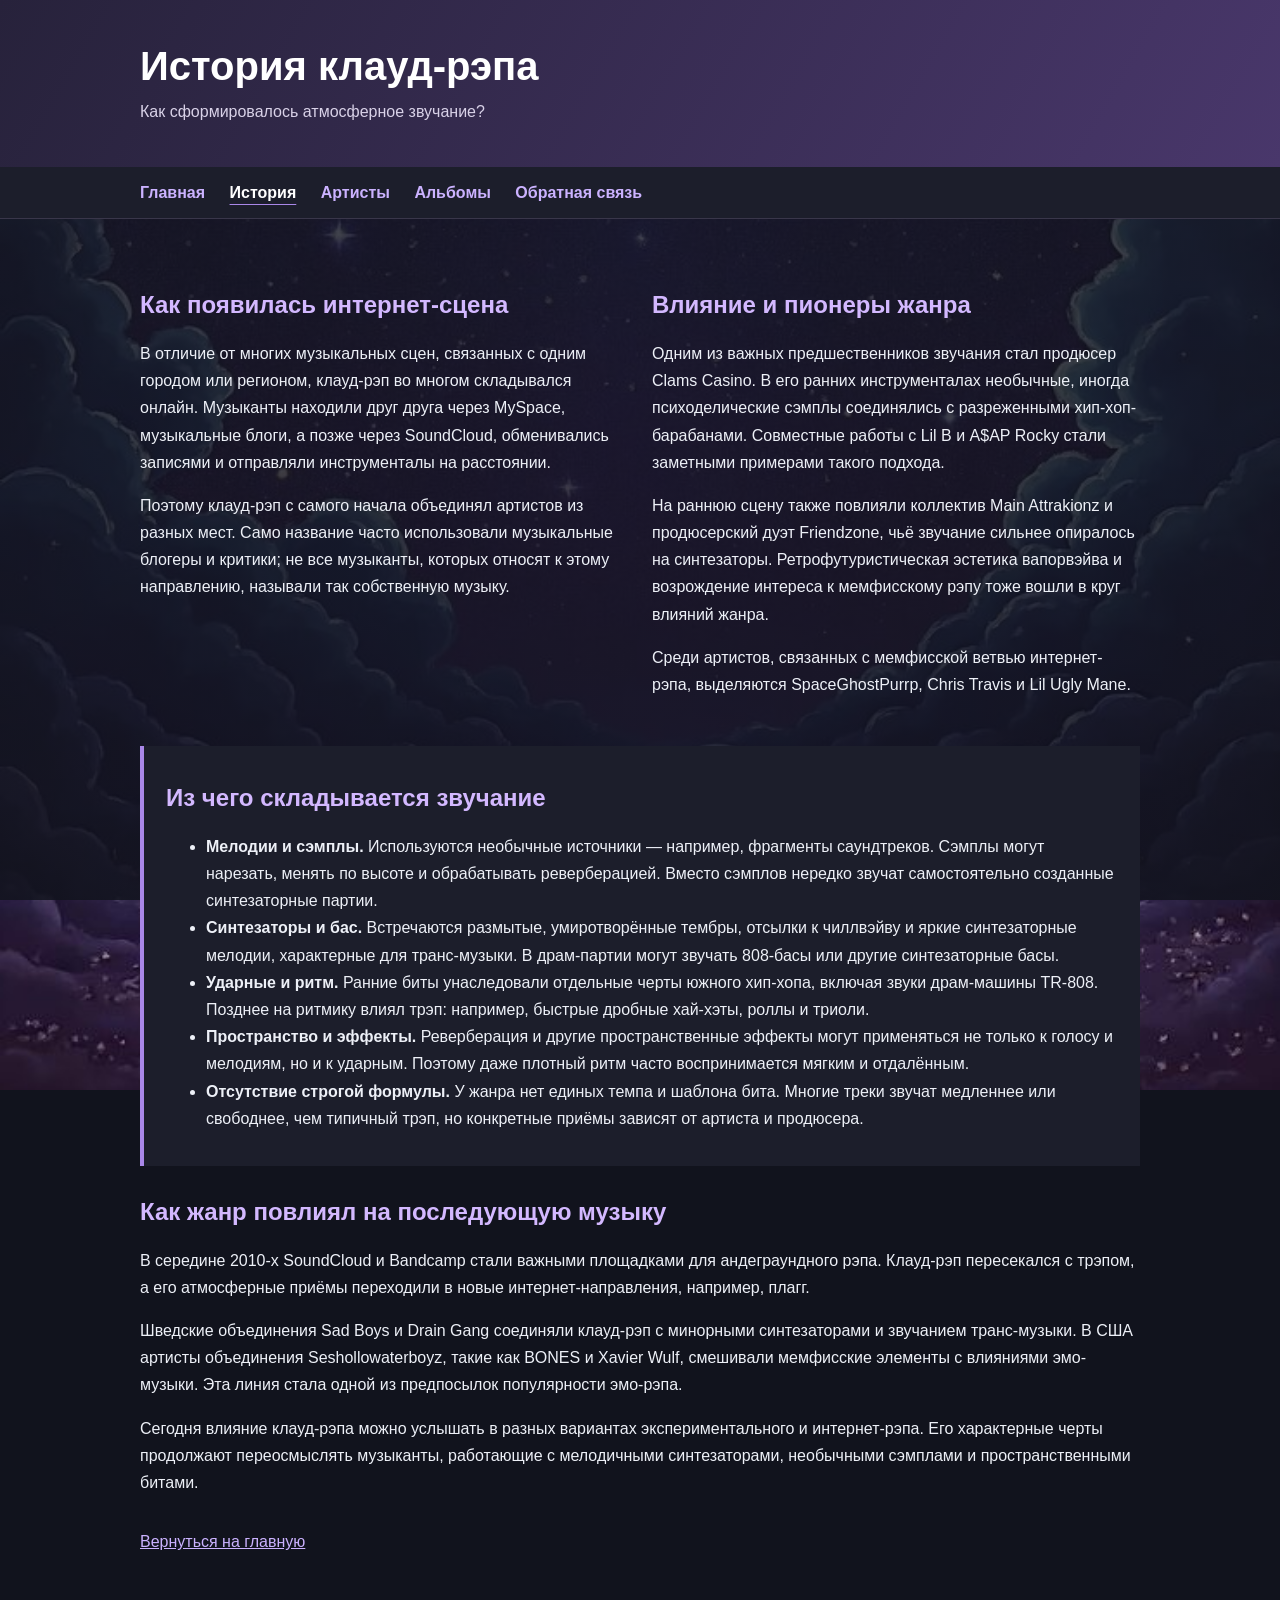
<file: lab4/history.html>
<!DOCTYPE html>
<html lang="ru">
<head>
  <meta charset="UTF-8">
  <meta name="viewport" content="width=device-width, initial-scale=1.0">
  <title>История клауд-рэпа</title>
  <link rel="stylesheet" href="css/style.css">
</head>
<body class="page">
  <header class="header">
    <div class="container">
      <h1 class="header__title">История клауд-рэпа</h1>
      <p class="header__subtitle">Как сформировалось атмосферное звучание?</p>
    </div>
  </header>

  <nav class="nav">
    <div class="container">
      <a class="nav__link" href="index.html">Главная</a>
      <a class="nav__link nav__link_active" href="history.html" aria-current="page">История</a>
      <a class="nav__link" href="artists.html">Артисты</a>
      <a class="nav__link" href="albums.html">Альбомы</a>
      <a class="nav__link" href="feedback.html">Обратная связь</a>
    </div>
  </nav>

  <main class="main container">
    <div class="columns">
      <section class="section columns__item">
        <h2 class="section__title">Как появилась интернет-сцена</h2>
        <p>
          В отличие от многих музыкальных сцен, связанных с одним городом или
          регионом, клауд-рэп во многом складывался онлайн. Музыканты находили
          друг друга через MySpace, музыкальные блоги, а позже через SoundCloud,
          обменивались записями и отправляли инструменталы на расстоянии.
        </p>
        <p>
          Поэтому клауд-рэп с самого начала объединял артистов из разных мест.
          Само название часто использовали музыкальные блогеры и критики;
          не все музыканты, которых относят к этому направлению, называли
          так собственную музыку.
        </p>
      </section>

      <section class="section columns__item">
        <h2 class="section__title">Влияние и пионеры жанра</h2>
        <p>
          Одним из важных предшественников звучания стал продюсер Clams Casino.
          В его ранних инструменталах необычные, иногда психоделические сэмплы
          соединялись с разреженными хип-хоп-барабанами. Совместные работы с
          Lil B и A$AP Rocky стали заметными примерами такого подхода.
        </p>
        <p>
          На раннюю сцену также повлияли коллектив Main Attrakionz и
          продюсерский дуэт Friendzone, чьё звучание сильнее опиралось на
          синтезаторы. Ретрофутуристическая эстетика вапорвэйва и возрождение
          интереса к мемфисскому рэпу тоже вошли в круг влияний жанра.
        </p>
        <p>
          Среди артистов, связанных с мемфисской ветвью интернет-рэпа,
          выделяются SpaceGhostPurrp, Chris Travis и Lil Ugly Mane.
        </p>
      </section>
    </div>

    <section class="section section_type_features">
      <h2 class="section__title">Из чего складывается звучание</h2>
      <ul>
        <li>
          <strong>Мелодии и сэмплы.</strong>
          Используются необычные источники — например, фрагменты саундтреков.
          Сэмплы могут нарезать, менять по высоте и обрабатывать
          реверберацией. Вместо сэмплов нередко звучат самостоятельно
          созданные синтезаторные партии.
        </li>
        <li>
          <strong>Синтезаторы и бас.</strong>
          Встречаются размытые, умиротворённые тембры, отсылки к чиллвэйву
          и яркие синтезаторные мелодии, характерные для транс-музыки. В драм-партии
          могут звучать 808-басы или другие синтезаторные басы.
        </li>
        <li>
          <strong>Ударные и ритм.</strong>
          Ранние биты унаследовали отдельные черты южного хип-хопа,
          включая звуки драм-машины TR-808. Позднее на ритмику влиял трэп:
          например, быстрые дробные хай-хэты, роллы и триоли.
        </li>
        <li>
          <strong>Пространство и эффекты.</strong>
          Реверберация и другие пространственные эффекты могут применяться
          не только к голосу и мелодиям, но и к ударным. Поэтому даже
          плотный ритм часто воспринимается мягким и отдалённым.
        </li>
        <li>
          <strong>Отсутствие строгой формулы.</strong>
          У жанра нет единых темпа и шаблона бита. Многие
          треки звучат медленнее или свободнее, чем типичный трэп, но
          конкретные приёмы зависят от артиста и продюсера.
        </li>
      </ul>
    </section>

    <section class="section">
      <h2 class="section__title">Как жанр повлиял на последующую музыку</h2>
      <p>
        В середине 2010-х SoundCloud и Bandcamp стали важными площадками
        для андеграундного рэпа. Клауд-рэп пересекался с трэпом, а его
        атмосферные приёмы переходили в новые интернет-направления,
        например, плагг.
      </p>
      <p>
        Шведские объединения Sad Boys и Drain Gang соединяли клауд-рэп
        с минорными синтезаторами и звучанием транс-музыки. В США артисты
        объединения Seshollowaterboyz, такие как BONES и Xavier Wulf, смешивали
        мемфисские элементы с влияниями эмо-музыки. Эта линия стала
        одной из предпосылок популярности эмо-рэпа.
      </p>
      <p>
        Сегодня влияние клауд-рэпа можно услышать в разных вариантах
        экспериментального и интернет-рэпа. Его характерные черты продолжают
        переосмыслять музыканты, работающие с мелодичными синтезаторами,
        необычными сэмплами и пространственными битами.
      </p>
    </section>

    <p><a class="link" href="index.html">Вернуться на главную</a></p>
  </main>

  <footer class="footer">
    <div class="container">
    </div>
  </footer>
</body>
</html>
</file>
<file: lab2/css/style.css>
/* Основные стили страницы */
body {
  margin: 0;
  color: #edf0f7;
  background-color: #11131d;
  background-image:
    linear-gradient(rgba(17, 19, 29, 0.76), rgba(17, 19, 29, 0.86)),
    url("../images/cloud-rap.jpg");
  background-position: center;
  background-size: cover;
  background-attachment: fixed;
  background-repeat: no-repeat;
  font-family: Arial, Helvetica, sans-serif;
  line-height: 1.7;
}

.container {
  width: min(100% - 32px, 1000px);
  margin: 0 auto;
}

h1,
h2 {
  line-height: 1.2;
}

h2 {
  color: #d3b8ff;
}


.site-header {
  padding: 42px 0;
  color: #ffffff;
  background-color: #27223b;
  background-image: linear-gradient(120deg, #27223b, #49376b);
}

.site-header h1 {
  margin: 0 0 8px;
  font-size: 2.5rem;
}

.site-header p {
  margin: 0;
  color: #d9d2e8;
}

/* Навигация */
.main-nav {
  padding: 12px 0;
  background-color: #1c1e2b;
  border-bottom: 1px solid #39364a;
}

.main-nav a {
  display: inline-block;
  margin-right: 20px;
  color: #cbb2ff;
  font-weight: bold;
  text-decoration: none;
}

.main-nav a:hover {
  color: #ffffff;
  text-decoration: underline;
}


main {
  min-height: 60vh;
  padding-top: 28px;
  padding-bottom: 40px;
}

section {
  margin-bottom: 32px;
}

a {
  color: #cbb2ff;
}

a:hover {
  color: #ffffff;
}

.artist-card {
  padding: 18px 20px;
  margin-bottom: 18px;
  background-color: #1c1e2b;
  border: 1px solid #39364a;
  border-radius: 10px;
}

.artist-card h2 {
  margin-top: 0;
}

.artist-gallery {
  display: grid;
  grid-template-columns: repeat(auto-fit, minmax(190px, 1fr));
  gap: 18px;
}

.artist-photo-card {
  overflow: hidden;
  margin: 0;
  background-color: rgba(28, 30, 43, 0.94);
  border: 1px solid #49445b;
  border-radius: 10px;
}

.artist-photo {
  display: block;
  width: 100%;
  aspect-ratio: 4 / 3;
  object-fit: cover;
  background-color: #27223b;
}

.artist-photo-card figcaption {
  padding: 10px 12px;
  color: #edf0f7;
  font-weight: bold;
}


.feature-image {
  display: block;
  width: 100%;
  max-width: 760px;
  height: auto;
  border: 1px solid #54476f;
  border-radius: 12px;
}


table {
  width: 100%;
  border-collapse: collapse;
  background-color: #1c1e2b;
}

th,
td {
  padding: 12px;
  border: 1px solid #49445b;
}

th {
  color: #ffffff;
  background-color: #49376b;
}

th:nth-child(1),
td:nth-child(1) {
  text-align: left;
}

th:nth-child(2),
td:nth-child(2) {
  text-align: center;
}

th:nth-child(3),
td:nth-child(3) {
  text-align: right;
}


#features {
  padding: 18px 22px;
  background-color: #1c1e2b;
  border-left: 4px solid #a987e8;
}

.source-note {
  padding-top: 12px;
  color: #c4c2ce;
  font-size: 0.9rem;
}


.site-footer {
  padding: 16px 0;
  color: #c4c2ce;
  background-color: #0b0c12;
  border-top: 1px solid #39364a;
}

.site-footer p {
  margin: 0;
}
</file>
<file: lab4/css/style.css>
/* Основные цвета сайта */
:root {
  --color-page-text: #edf0f7;
  --color-page-background: #11131d;
  --color-page-overlay-start: rgba(17, 19, 29, 0.76);
  --color-page-overlay-end: rgba(17, 19, 29, 0.86);
  --color-heading: #d3b8ff;
  --color-white: #ffffff;
  --color-header-background: #27223b;
  --color-header-gradient: #49376b;
  --color-header-text: #d9d2e8;
  --color-surface: #1c1e2b;
  --color-border: #39364a;
  --color-link: #cbb2ff;
  --color-card-surface: rgba(28, 30, 43, 0.94);
  --color-card-border: #49445b;
  --color-card-shadow: rgba(0, 0, 0, 0.35);
  --color-image-border: #54476f;
  --color-accent: #a987e8;
  --color-muted-text: #c4c2ce;
  --color-footer-background: #0b0c12;
}

/* Блок page (<body>) */
.page {
  margin: 0;
  color: var(--color-page-text);
  background-color: var(--color-page-background);
  background-image:
    linear-gradient(var(--color-page-overlay-start), var(--color-page-overlay-end)),
    url("../images/cloud-rap.jpg");
  background-position: center;
  background-size: cover;
  background-attachment: fixed;
  background-repeat: no-repeat;
  font-family: Arial, Helvetica, sans-serif;
  line-height: 1.7;
}

/* Блок container */
.container {
  width: min(100% - 32px, 1000px);
  margin: 0 auto;
}

/* Блок header */
.header {
  padding: 42px 0;
  color: var(--color-white);
  background-color: var(--color-header-background);
  background-image: linear-gradient(
    120deg,
    var(--color-header-background),
    var(--color-header-gradient)
  );
}

.header__title {
  margin: 0 0 8px;
  font-size: 2.5rem;
  line-height: 1.2;
}

.header__subtitle {
  margin: 0;
  color: var(--color-header-text);
}

/* Блок nav */
.nav {
  padding: 12px 0;
  background-color: var(--color-surface);
  border-bottom: 1px solid var(--color-border);
}

.nav__link {
  display: inline-block;
  margin-right: 20px;
  color: var(--color-link);
  font-weight: bold;
  text-decoration: none;
}

.nav__link:hover {
  color: var(--color-white);
  text-decoration: underline;
}

/* Модификатор: ссылка на текущую страницу */
.nav__link_active {
  color: var(--color-white);
  text-decoration: underline;
  text-decoration-color: var(--color-accent);
  text-underline-offset: 6px;
}

/* Блок main (подмешивается к .container) */
.main {
  min-height: 60vh;
  padding-top: 28px;
  padding-bottom: 40px;
}

/* Блок section */
.section {
  margin-bottom: 32px;
}

.section__title {
  color: var(--color-heading);
  line-height: 1.2;
}

.section__image {
  display: block;
  width: 100%;
  max-width: 760px;
  height: auto;
  border: 1px solid var(--color-image-border);
  border-radius: 12px;
}

/* Модификатор: выделенный блок «Из чего складывается звучание» */
.section_type_features {
  padding: 18px 22px;
  background-color: var(--color-surface);
  border-left: 4px solid var(--color-accent);
}

/* Блок link (ссылка внутри текста) */
.link {
  color: var(--color-link);
}

.link:hover {
  color: var(--color-white);
}

/* Блок columns: Flexbox для страницы истории */
.columns {
  display: flex;
  flex-wrap: wrap;
  margin-left: -12px;
  margin-right: -12px;
}

.columns__item {
  width: 50%;
  padding: 0 12px;
  margin-top: 24px;
  margin-bottom: 32px;
  box-sizing: border-box;
}

@media (max-width: 760px) {
  .columns__item {
    width: 100%;
  }
}

/* Блок gallery: Grid для галереи артистов */
.gallery {
  display: grid;
  grid-template-columns: repeat(4, 1fr);
  grid-gap: 24px;
}

@media (max-width: 900px) {
  .gallery {
    grid-template-columns: repeat(2, 1fr);
  }
}

@media (max-width: 560px) {
  .gallery {
    grid-template-columns: 1fr;
  }
}

/* Карточки фотографий */
.gallery__item {
  /* параметры анимации */
  --appear-duration: 0.9s;
  --appear-easing: cubic-bezier(0.2, 0.7, 0.2, 1);
  --col: 0;
  --row: 0;
  --delay: calc(var(--col) * 70ms + var(--row) * 110ms);

  overflow: hidden;
  margin: 0;
  background-color: var(--color-card-surface);
  border: 1px solid var(--color-card-border);
  border-radius: 10px;
  animation: gallery-item-appear var(--appear-duration) var(--appear-easing)
    var(--delay) backwards;
  transition: transform 0.25s ease, box-shadow 0.25s ease, border-color 0.25s ease;
}

/* Каскад: волна слева направо, затем сверху вниз */
.gallery__item:nth-child(4n + 2) { --col: 1; }
.gallery__item:nth-child(4n + 3) { --col: 2; }
.gallery__item:nth-child(4n)     { --col: 3; }
.gallery__item:nth-child(n + 5)  { --row: 1; }
.gallery__item:nth-child(n + 9)  { --row: 2; }
.gallery__item:nth-child(n + 13) { --row: 3; }

.gallery__item:hover {
  transform: translateY(-6px);
  border-color: var(--color-accent);
  box-shadow: 0 12px 24px var(--color-card-shadow);
}

/* CSS-анимация: карточка проявляется из тумана */
@keyframes gallery-item-appear {
  from {
    opacity: 0;
    transform: translateY(28px) scale(0.96);
    filter: blur(14px);
  }

  to {
    opacity: 1;
    transform: none;
    filter: blur(0);
  }
}

/* Фото внутри карточки «оседает» */
@keyframes gallery-photo-settle {
  from {
    transform: scale(1.12);
  }

  to {
    transform: none;
  }
}

.gallery__photo {
  display: block;
  width: 100%;
  aspect-ratio: 4 / 3;
  object-fit: cover;
  background-color: var(--color-header-background);
  animation: gallery-photo-settle 1.6s var(--appear-easing) var(--delay) backwards;
}

/* Уважаем настройку «уменьшить движение» */
@media (prefers-reduced-motion: reduce) {
  .gallery__item,
  .gallery__photo {
    animation: none;
  }

  .gallery__item:hover {
    transform: none;
  }
}

.gallery__caption {
  padding: 10px 12px;
  color: var(--color-page-text);
  font-weight: bold;
}

/* Блок table: таблица альбомов */
.table {
  width: 100%;
  border-collapse: collapse;
  background-color: var(--color-surface);
}

.table__cell {
  padding: 12px;
  border: 1px solid var(--color-card-border);
}

/* Модификатор: ячейка заголовка */
.table__cell_type_head {
  color: var(--color-white);
  background-color: var(--color-header-gradient);
}

.table__cell:nth-child(1) {
  text-align: left;
}

.table__cell:nth-child(2) {
  text-align: center;
}

.table__cell:nth-child(3) {
  text-align: right;
}

/* Блок feedback: секция страницы обратной связи */
.feedback {
  max-width: 544px;
  margin: 0 auto 32px;
}

.feedback__title {
  text-align: center;
}

/* Блок form: форма обратной связи */
.form {
  display: flex;
  flex-direction: column;
  gap: 18px;
  max-width: 500px;
  padding: 22px;
  background-color: var(--color-surface);
  border: 1px solid var(--color-border);
  border-radius: 10px;
}

.form__field {
  display: flex;
  flex-direction: column;
  gap: 6px;
}

/* Модификатор: поле с чекбоксом (в строку) — должен идти после .form__field */
.form__field_type_checkbox {
  flex-direction: row;
  align-items: center;
  justify-content: flex-start;
  gap: 8px;
}

.form__input {
  padding: 10px;
  color: var(--color-page-text);
  background-color: var(--color-page-background);
  border: 1px solid var(--color-border);
  border-radius: 5px;
}

.form__checkbox {
  margin: 0;
  flex-shrink: 0;
}

.form__button {
  padding: 12px;
  color: var(--color-white);
  background-color: var(--color-header-gradient);
  border: none;
  border-radius: 5px;
  cursor: pointer;
}

.form__button:hover {
  background-color: var(--color-accent);
}

/* Блок footer */
.footer {
  padding: 16px 0;
  color: var(--color-muted-text);
  background-color: var(--color-footer-background);
  border-top: 1px solid var(--color-border);
}
</file>
